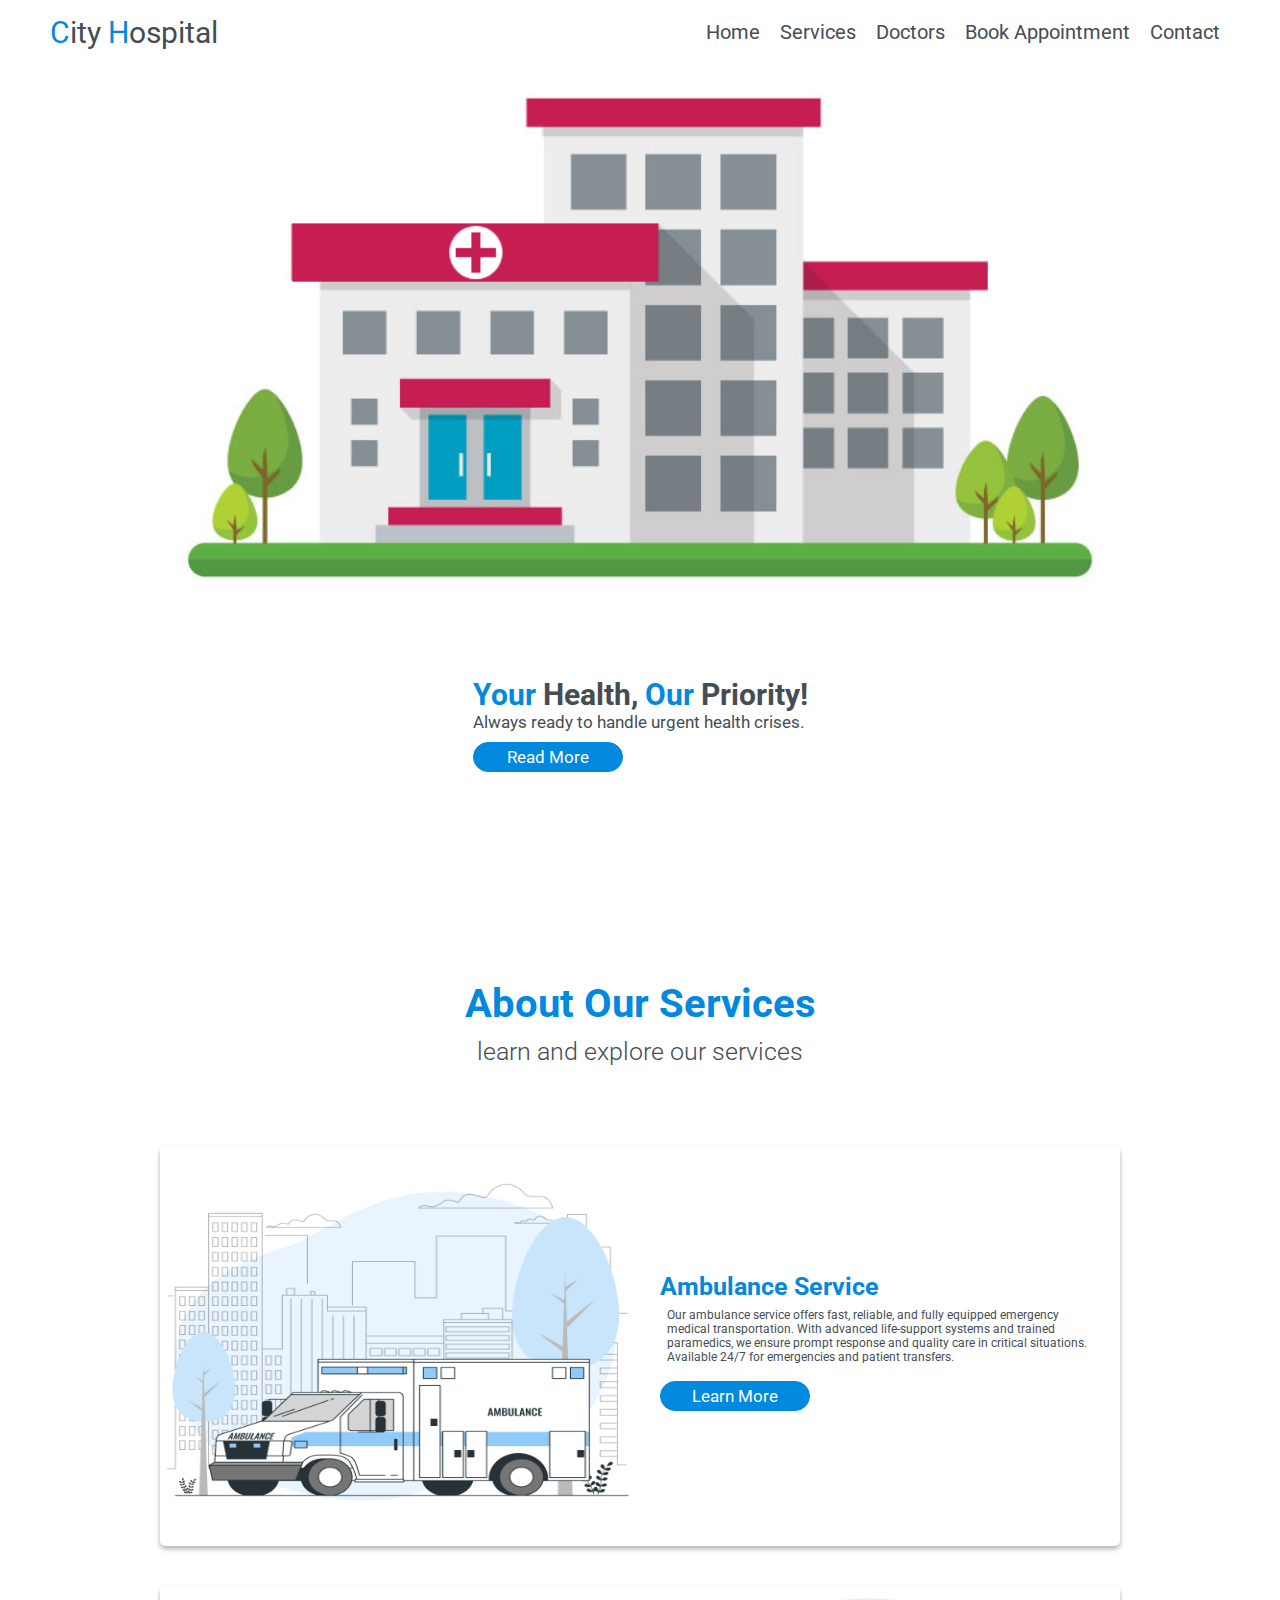
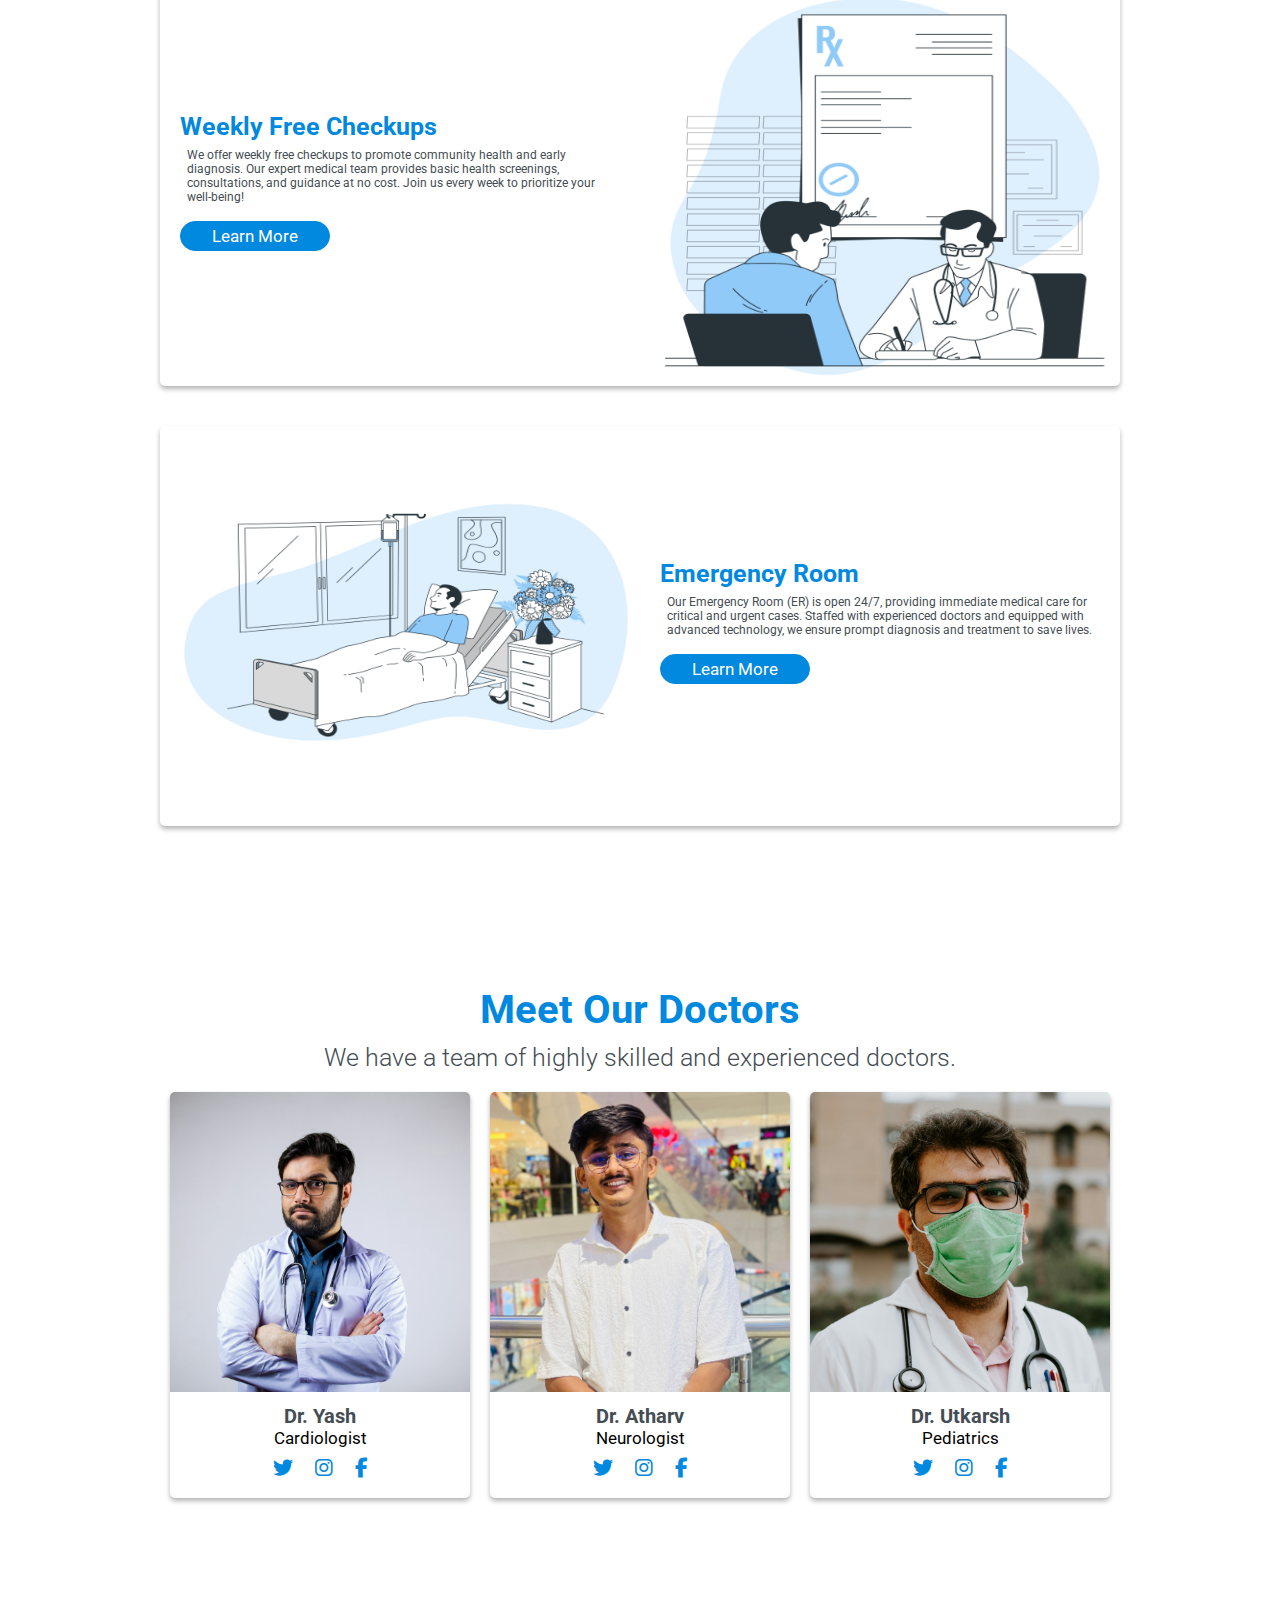
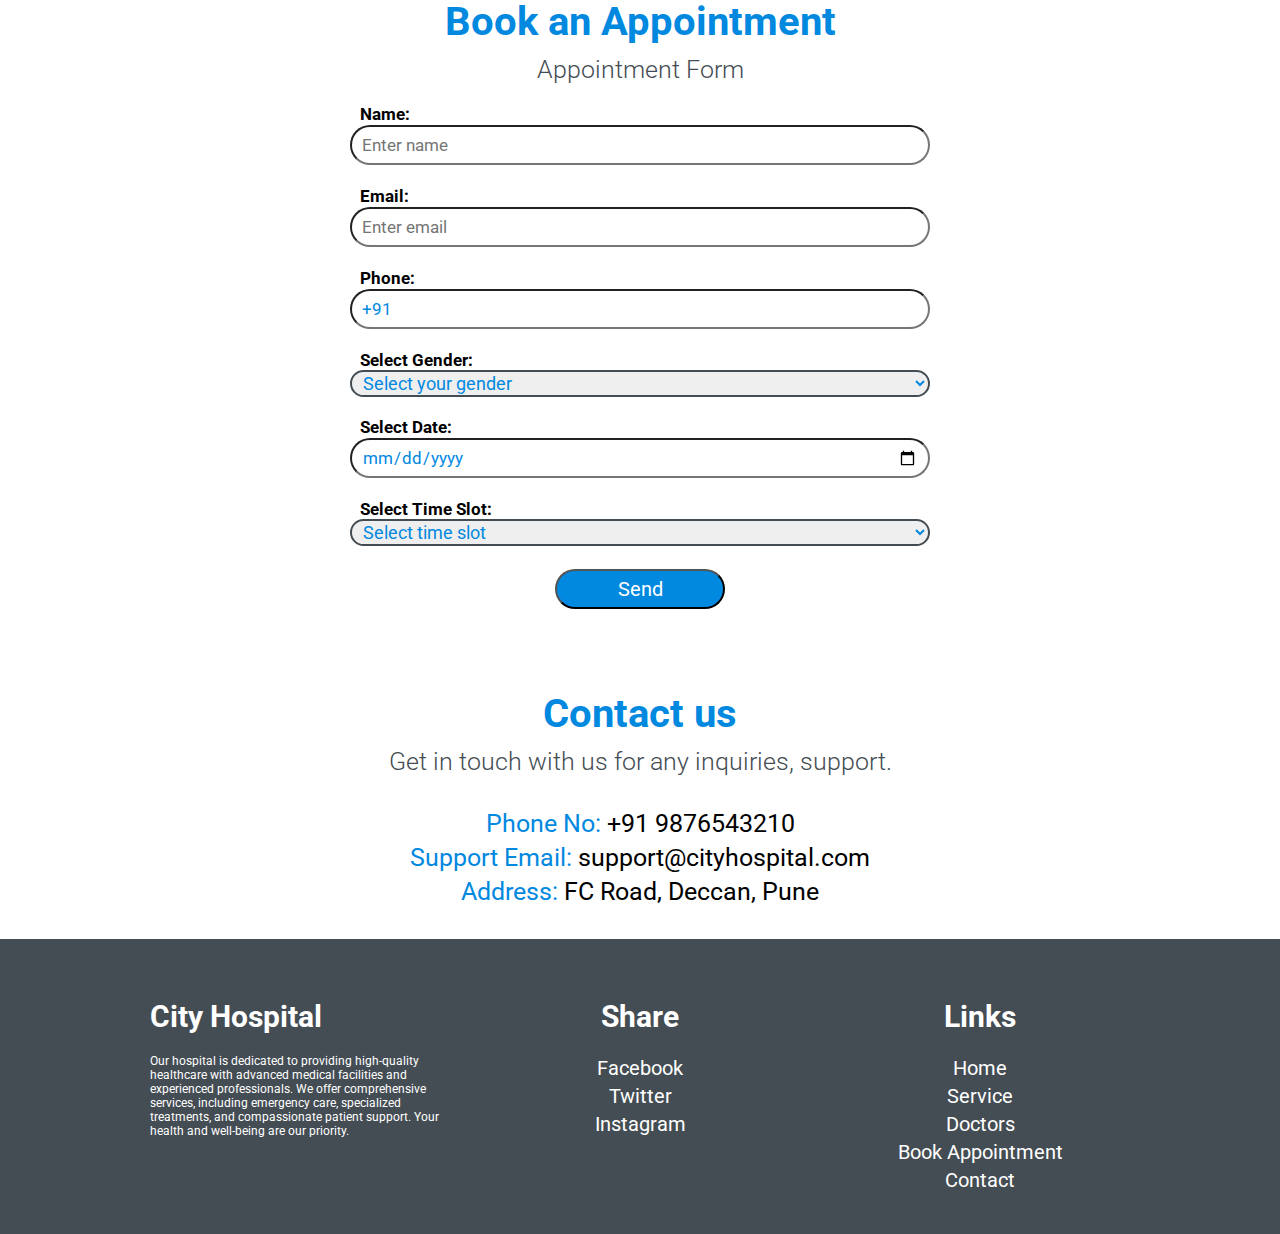
<file: src/main/resources/static/index.html>
<!DOCTYPE html>
<html lang="en">

<head>
    <meta charset="UTF-8">
    <meta name="viewport" content="width=device-width, initial-scale=1.0">
    <title>Hospital Management System</title>

    <link rel="stylesheet" href="https://cdnjs.cloudflare.com/ajax/libs/font-awesome/6.7.2/css/all.min.css">

    <link rel="stylesheet" href="./css/style.css">


</head>

<body>

    <!-- header navbar section startes -->
    <header>
        <!-- logo name -->
        <a href="#" class="logo"><span>C</span>ity <span>H</span>ospital</a>

        <!-- navnar links -->
        <nav class="navbar">
            <ul>
                <li><a href="#home">Home</a></li>
                <li><a href="#services">Services</a></li>
                <li><a href="#doctors">Doctors</a></li>
                <li><a href="#appointment">Book Appointment</a></li>
                <li><a href="#contact">Contact</a></li>
            </ul>

        </nav>


    </header>
    <!-- header navbar section ended -->

    <!-- home section starts  -->
    <section id="home" class="home">
        <div class="row">

            <!-- home image  -->
            <div class="images">
                <img src="./images/home.png" alt="">
            </div>
            <div class="content">
                <h1><span>Your</span> Health, <span>Our</span> Priority!</h1>
                <p>Always ready to handle urgent health crises.</p>
                <a href="./aboutus.html"><button class="button">read more</button></a>
            </div>

        </div>

    </section>

    <!-- home section ends -->

    <!-- about our services starts -->
    <section id="services" class="services">
        <h1 class="heading">About Our Services</h1>
        <h3 class="title">learn and explore our services</h3>

        <div class="about">


            <div class="box">
                <div class="image">
                    <img src="./images/about-1.png" alt="">
                </div>
                <!-- about heading and text  -->
                <div class="content">
                    <h3>Ambulance Service</h3>
                    <p>Our ambulance service offers fast, reliable, and fully equipped emergency medical transportation.
                        With advanced life-support systems and trained paramedics, we ensure prompt response and quality
                        care in critical situations. Available 24/7 for emergencies and patient transfers.</p>
                    <a href="./ambulance.html"><button class="button">Learn More</button></a>
                </div>
            </div>
            <div class="box">
                <div class="image">
                    <img src="./images/about-3.png" alt="">
                </div>
                <!-- about heading and text  -->
                <div class="content">
                    <h3>Weekly Free Checkups</h3>
                    <p>We offer weekly free checkups to promote community health and early diagnosis.
                        Our expert medical team provides basic health screenings, consultations,
                        and guidance at no cost. Join us every week to prioritize your well-being!</p>
                    <a href="./checkup.html"><button class="button">Learn More</button></a>
                </div>
            </div>

            <div class="box">
                <div class="image">
                    <img src="./images/about-2.png" alt="">
                </div>
                <!-- about heading and text  -->
                <div class="content">
                    <h3>Emergency Room</h3>
                    <p>Our Emergency Room (ER) is open 24/7, providing immediate medical care for
                        critical and urgent cases. Staffed with experienced doctors and equipped
                        with advanced technology, we ensure prompt diagnosis and treatment to save lives.</p>
                    <a href="./rooms.html"><button class="button">Learn More</button></a>
                </div>
            </div>




        </div>
    </section>

    <!-- about our services ends -->

    <!-- about doctors starts -->
    <section id="doctors" class="doctors">
        <h1 class="heading">Meet Our Doctors</h1>
        <h3 class="title">We have a team of highly skilled and experienced doctors.</h3>

        <div class="content">
            <div class="box">
                <img src="./images/doctor-1.jpg" alt="">

                <div class="subcontent">
                    <a href="#doctors">
                        <h2>Dr. Yash</h2>
                    </a>
                    <p>Cardiologist</p>

                    <!-- social media icon -->
                    <div class="icon">
                        <a href="https://x.com/?lang=en&mx=2" class="fab fa-twitter"></a>
                        <a href="https://www.instagram.com/" class="fab fa-instagram"></a>
                        <a href="https://www.facebook.com/" class="fab fa-facebook-f"></a>
                    </div>
                </div>

            </div>
            <div class="box">
                <img src="./images/doctor-5.jpg" alt="">

                <div class="subcontent">
                    <a href="#doctors">
                        <h2>Dr. Atharv</h2>
                    </a>
                    <p>Neurologist</p>

                    <!-- social media icon -->
                    <div class="icon">
                        <a href="https://x.com/?lang=en&mx=2" class="fab fa-twitter"></a>
                        <a href="https://www.instagram.com/" class="fab fa-instagram"></a>
                        <a href="https://www.facebook.com/" class="fab fa-facebook-f"></a>
                    </div>
                </div>

            </div>
            <div class="box">
                <img src="./images/doctor-3.jpg" alt="">

                <div class="subcontent">
                    <a href="#doctors">
                        <h2>Dr. Utkarsh</h2>
                    </a>
                    <p>Pediatrics</p>

                    <!-- social media icon -->
                    <div class="icon">
                        <a href="https://x.com/?lang=en&mx=2" class="fab fa-twitter"></a>
                        <a href="https://www.instagram.com/" class="fab fa-instagram"></a>
                        <a href="https://www.facebook.com/" class="fab fa-facebook-f"></a>
                    </div>
                </div>

            </div>


        </div>

    </section>
    <!-- about doctors ends -->

    <!--  appointment starts -->
    <section id="appointment" class="appointment">
        <h1 class="heading">Book an Appointment</h1>
        <h3 class="title">Appointment Form</h3>


        <form action="http://localhost:8080/api/appointments/book" method="post">

            <div class="form">
                <label for="name">Name:</label>
                <input type="text" placeholder="Enter name" name="name" id="name" minlength="3" required>
            
                <label for="email">Email:</label>
                <input type="email" placeholder="Enter email" name="email" required>
            
                <label for="phone">Phone:</label>
                <input type="tel" placeholder="Enter phone number" name="phone" id="phone" pattern="\+91[0-9]{10}" value="+91 "
                    maxlength="13" required oninput="this.value = this.value.replace(/[^0-9+]/g, '')">
            
                <label for="gender">Select Gender:</label>
                <select name="gender" id="gender" required>
                    <option value="" disabled selected>Select your gender</option>
                    <option value="male">Male</option>
                    <option value="female">Female</option>
                    <option value="other">Other</option>
                </select>
            
                <label for="date">Select Date:</label>
                <input type="date" name="date" id="date" required onchange="updateTimeSlots()">
                
                <label for="time">Select Time Slot:</label>
                <select name="time" id="time" required>
                    <option value="" disabled selected>Select time slot</option>
                    <!-- Options will be populated by JavaScript -->
                </select>
            
            
                <br><br>
                <input type="submit" value="Send" id="submitBtn">
            </div>
            
            <script>
                let tomorrow = new Date();
                tomorrow.setDate(tomorrow.getDate() + 1);
                let tomorrowDate = tomorrow.toISOString().split("T")[0];
                document.getElementById("date").setAttribute("min", tomorrowDate);
            
                function updateTimeSlots() {
                    const date = document.getElementById('date').value;
                    if (!date) return;
            
                    fetch(`http://localhost:8080/api/appointments/available-slots?date=${date}`)
                        .then(response => response.json())
                        .then(slots => {
                            const timeSelect = document.getElementById('time');
                            timeSelect.innerHTML = '<option value="" disabled selected>Select time slot</option>';
            
                            if (slots.length === 0) {
                                const option = document.createElement('option');
                                option.disabled = true;
                                option.textContent = 'No available slots for this date';
                                timeSelect.appendChild(option);
                            } else {
                                slots.forEach(slot => {
                                    const option = document.createElement('option');
                                    option.value = slot;
                                    option.textContent = slot;
                                    timeSelect.appendChild(option);
                                });
                            }
                        })
                        .catch(error => console.error('Error fetching slots:', error));
                }
            
                document.getElementById('date').addEventListener('change', updateTimeSlots);
            </script>
            


    </section>
    <!--  appointment ends -->

    <!--  contact starts -->

    <section id="contact" class="contact">
        <h1 class="heading">Contact us</h1>
        <h3 class="title">Get in touch with us for any inquiries, support.</h3>

        <nav class="about">
            <ul>
                <li><span>Phone No:</span> +91 9876543210</li>
                <li><span>Support Email:</span> support@cityhospital.com</li>
                <li><span>Address:</span> FC Road, Deccan, Pune</li>
            </ul>
        </nav>
    </section>
    <!--  contact ends -->


    <!-- foorter Section Starts -->
    <section class="footer">
        <div class="box">
            <h2 class="logo"><span>C</span>ity <span>H</span>ospital</h2>
            <p>Our hospital is dedicated to providing high-quality healthcare with advanced medical facilities
                and experienced professionals. We offer comprehensive services, including emergency care, specialized
                treatments, and compassionate patient support. Your health and well-being are our priority.</p>
        </div>

        <div class="box">
            <h2 class="logo"><span>Share</span></h2>
            <a href="https://www.facebook.com/">Facebook</a>
            <a href="https://x.com/?lang=en&mx=2">Twitter</a>
            <a href="https://www.instagram.com/">Instagram</a>
        </div>

        <div class="box">
            <h2 class="logo"><span>Links</span></h2>

            <a href="#home">Home</a>
            <a href="#services">Service</a>
            <a href="#doctors">Doctors</a>
            <a href="#appointment">Book Appointment</a>
            <a href="#contact">Contact</a>
        </div>
    </section>

    <!-- foorter Section Ends -->

    <script src="https://cdnjs.cloudflare.com/ajax/libs/jquery/3.7.1/jquery.min.js"></script>

</body>

</html>
</file>
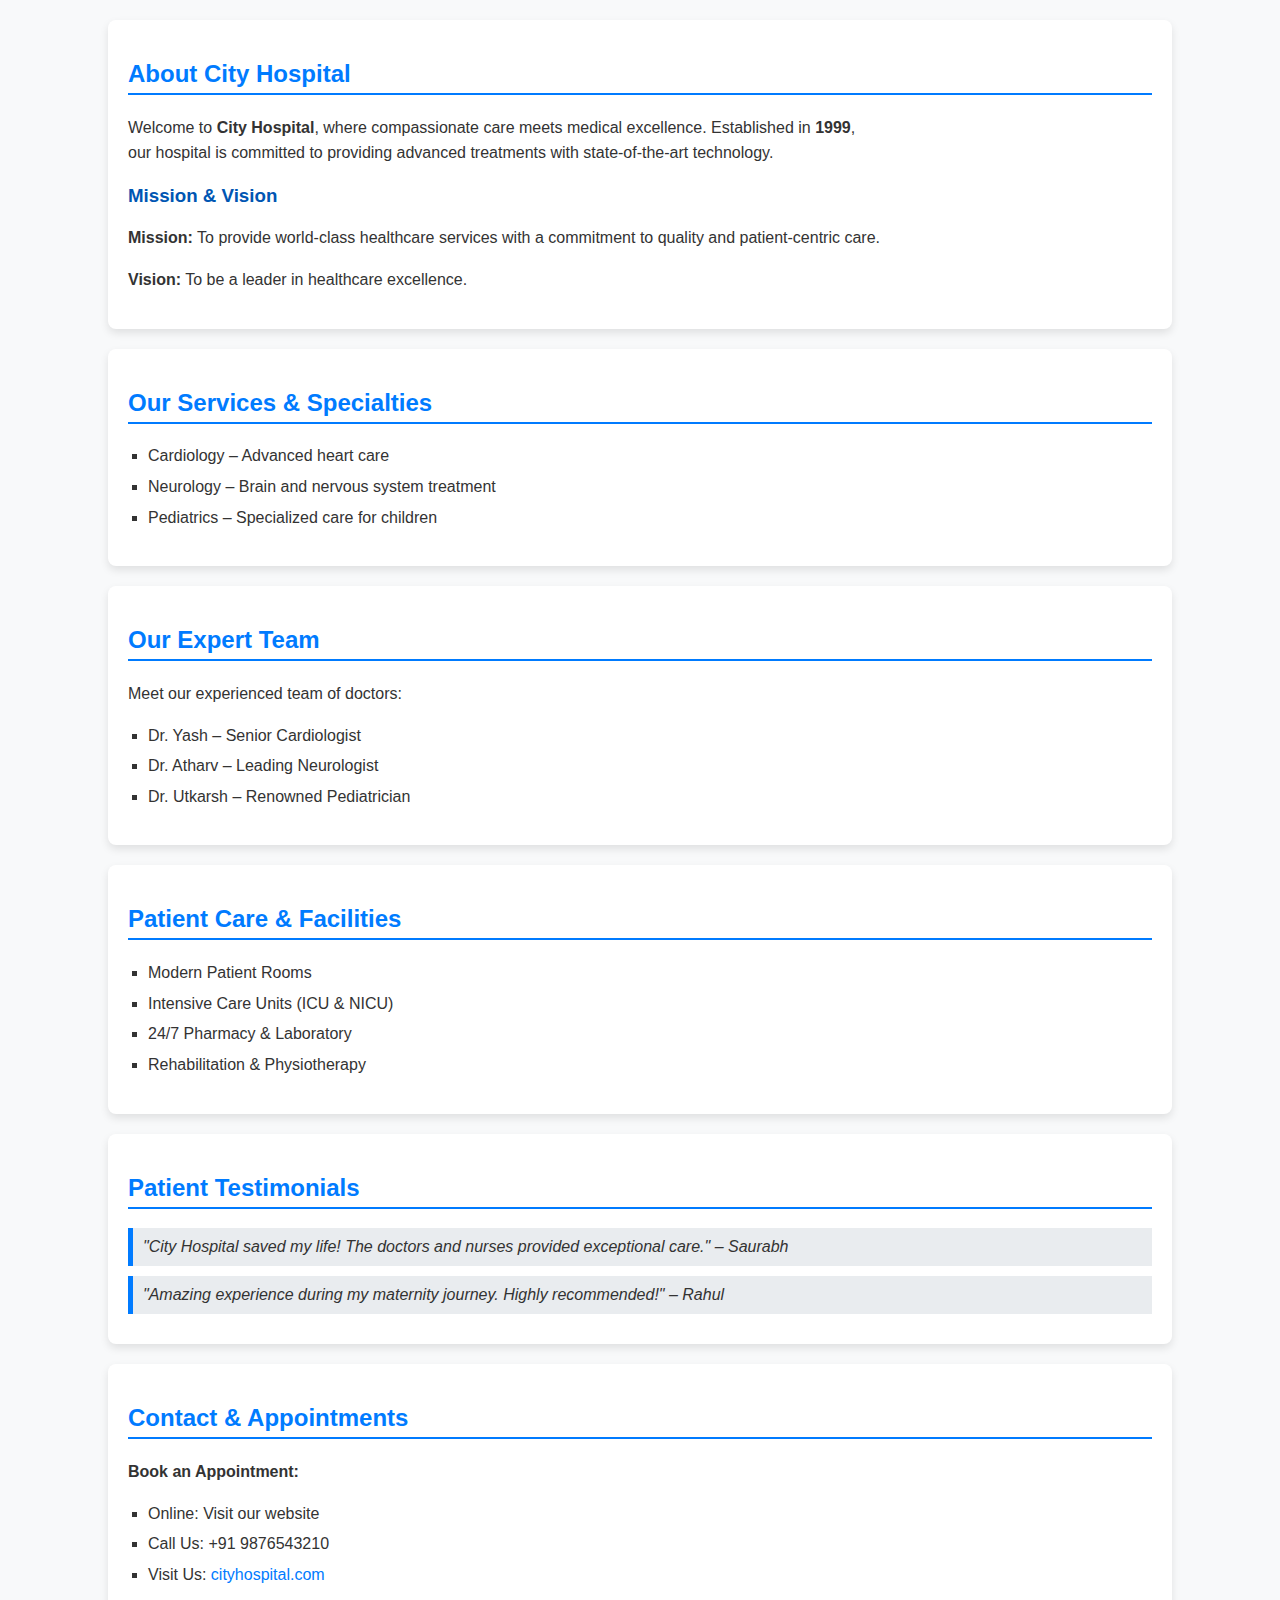
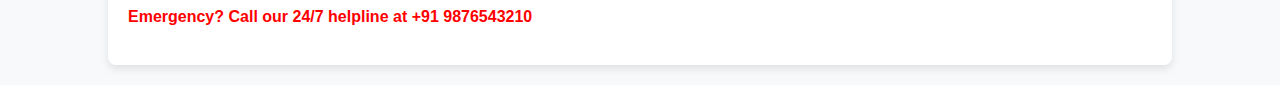
<file: src/main/resources/static/aboutus.html>
<!DOCTYPE html>
<html lang="en">
<head>
    <meta charset="UTF-8">
    <meta name="viewport" content="width=device-width, initial-scale=1.0">
    <title>About us</title>

    <link rel="stylesheet" href="./css/aboutus.css">
</head>
<body>
    <div class="section">
        <h2>About City Hospital</h2>
        <p>Welcome to <strong>City Hospital</strong>, where compassionate care meets medical excellence. 
            Established in <strong>1999</strong>,<br> our hospital is committed to providing advanced 
            treatments with state-of-the-art technology.</p>
        <h3>Mission & Vision</h3>
        <p><strong>Mission:</strong> To provide world-class healthcare services with a commitment to quality and patient-centric care.</p>
        <p><strong>Vision:</strong> To be a leader in healthcare excellence.</p>
    </div>

    <div class="section">
        <h2>Our Services & Specialties</h2>
        <ul>
            <li>Cardiology – Advanced heart care</li>
            <li>Neurology – Brain and nervous system treatment</li>
            <li>Pediatrics – Specialized care for children</li>
            
        </ul>
    </div>

    <div class="section">
        <h2>Our Expert Team</h2>
        <p>Meet our experienced team of doctors:</p>
        <ul>
            <li>Dr. Yash – Senior Cardiologist</li>
            <li>Dr. Atharv – Leading Neurologist</li>
            <li>Dr. Utkarsh – Renowned Pediatrician</li>
        </ul>
    </div>

    <div class="section">
        <h2>Patient Care & Facilities</h2>
        <ul>
            <li>Modern Patient Rooms</li>
            <li>Intensive Care Units (ICU & NICU)</li>
            <li>24/7 Pharmacy & Laboratory</li>
            <li>Rehabilitation & Physiotherapy</li>
        </ul>
    </div>

    <div class="section">
        <h2>Patient Testimonials</h2>
        <blockquote>"City Hospital saved my life! The doctors and nurses provided exceptional care." – Saurabh</blockquote>
        <blockquote>"Amazing experience during my maternity journey. Highly recommended!" – Rahul</blockquote>
    </div>

    <div class="section">
        <h2>Contact & Appointments</h2>
        <p><strong>Book an Appointment:</strong></p>
        <ul>
            <li>Online: Visit our website</li>
            <li>Call Us: +91 9876543210</li>
            <li>Visit Us: <a href="index.html">cityhospital.com</a></li>
        </ul>
        <p class="highlight">Emergency? Call our 24/7 helpline at <strong>+91 9876543210</strong></p>
    </div>
</div>
    
</body>
</html>
</file>
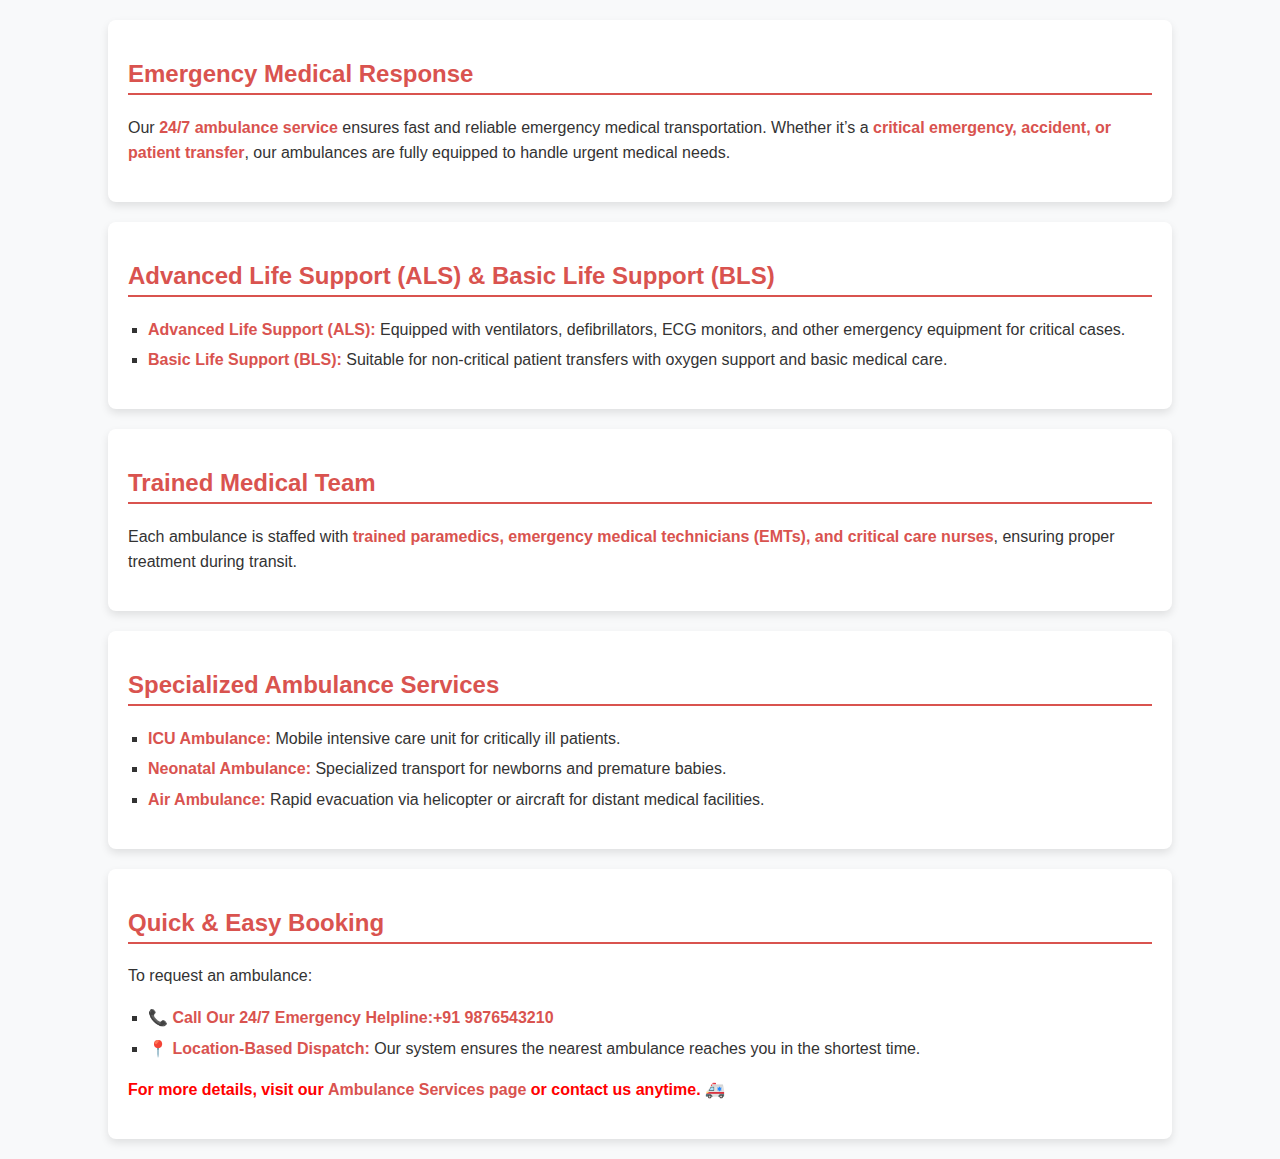
<file: src/main/resources/static/ambulance.html>
<!DOCTYPE html>
<html lang="en">
<head>
    <meta charset="UTF-8">
    <meta name="viewport" content="width=device-width, initial-scale=1.0">
    <title>Ambulance Service</title>

    <link rel="stylesheet" href="./css/ambulance.css">
</head>
<body>
    <div class="section">
        <h2>Emergency Medical Response</h2>
        <p>Our <strong>24/7 ambulance service</strong> ensures fast and reliable emergency medical transportation. Whether it’s a <strong>critical emergency, accident, or patient transfer</strong>, our ambulances are fully equipped to handle urgent medical needs.</p>
    </div>

    <div class="section">
        <h2>Advanced Life Support (ALS) & Basic Life Support (BLS)</h2>
        <ul>
            <li><strong>Advanced Life Support (ALS):</strong> Equipped with ventilators, defibrillators, ECG monitors, and other emergency equipment for critical cases.</li>
            <li><strong>Basic Life Support (BLS):</strong> Suitable for non-critical patient transfers with oxygen support and basic medical care.</li>
        </ul>
    </div>

    <div class="section">
        <h2>Trained Medical Team</h2>
        <p>Each ambulance is staffed with <strong>trained paramedics, emergency medical technicians (EMTs), and critical care nurses</strong>, ensuring proper treatment during transit.</p>
    </div>

    <div class="section">
        <h2>Specialized Ambulance Services</h2>
        <ul>
            <li><strong>ICU Ambulance:</strong> Mobile intensive care unit for critically ill patients.</li>
            <li><strong>Neonatal Ambulance:</strong> Specialized transport for newborns and premature babies.</li>
            <li><strong>Air Ambulance:</strong> Rapid evacuation via helicopter or aircraft for distant medical facilities.</li>
        </ul>
    </div>

    <div class="section">
        <h2>Quick & Easy Booking</h2>
        <p>To request an ambulance:</p>
        <ul>
            <li><strong>📞 Call Our 24/7 Emergency Helpline:+91 9876543210</strong></li>
            <li><strong>📍 Location-Based Dispatch:</strong> Our system ensures the nearest ambulance reaches you in the shortest time.</li>
        </ul>
        <p class="highlight">For more details, visit our <strong>Ambulance Services page</strong> or contact us anytime. 🚑</p>
    </div>
</div>
    
</body>
</html>
</file>
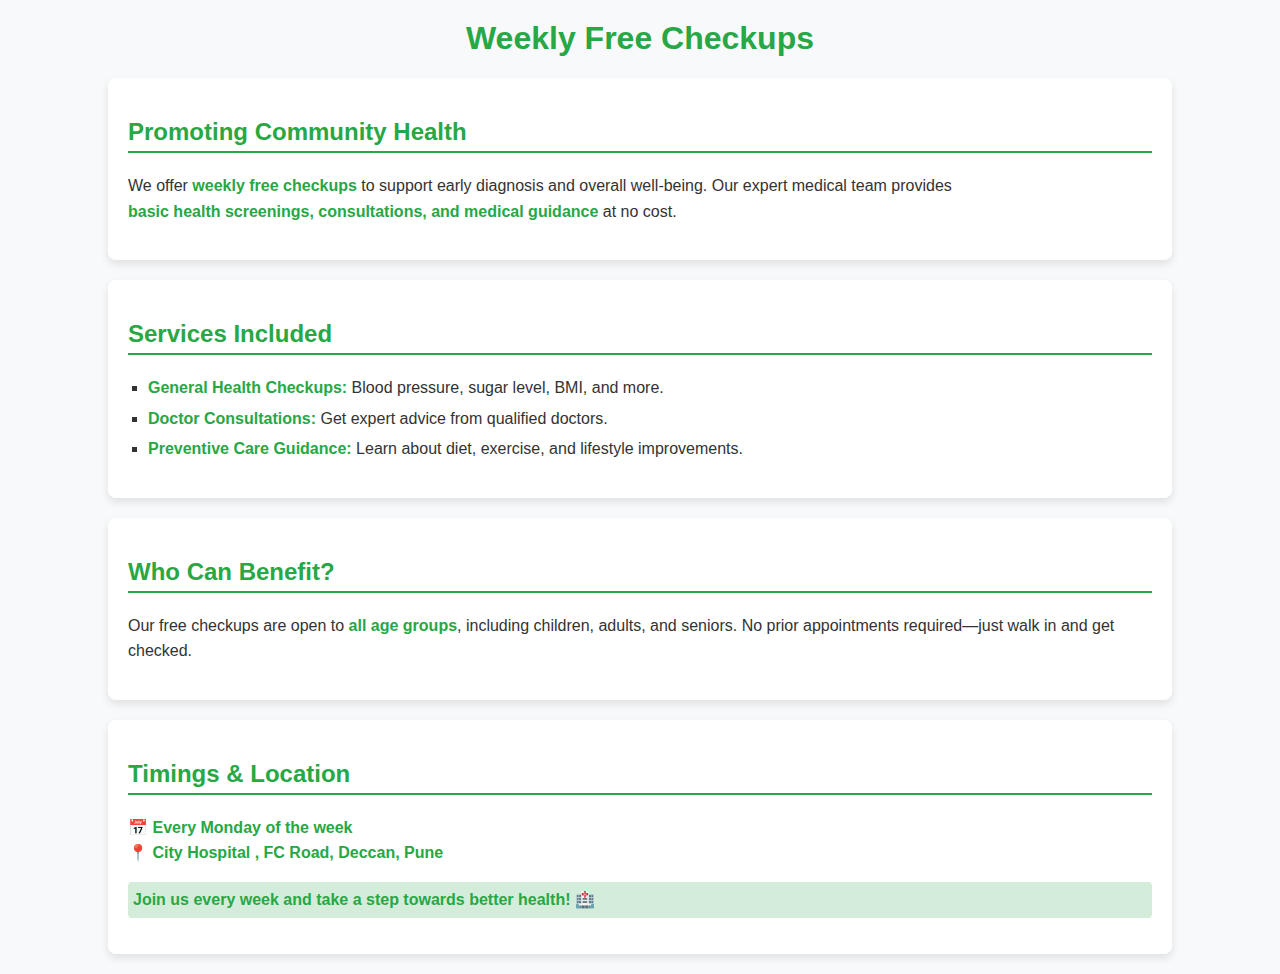
<file: src/main/resources/static/checkup.html>
<!DOCTYPE html>
<html lang="en">
<head>
    <meta charset="UTF-8">
    <meta name="viewport" content="width=device-width, initial-scale=1.0">
    <title>Free Checkups</title>

    <link rel="stylesheet" href="./css/checkup.css">
</head>
<body>
    <h1>Weekly Free Checkups</h1>
    
    <div class="section">
        <h2>Promoting Community Health</h2>
        <p>We offer <strong>weekly free checkups</strong> to support early diagnosis and overall well-being. Our expert medical team provides <br>
             <strong>basic health screenings, consultations, and medical guidance</strong> at no cost.</p>
    </div>

    <div class="section">
        <h2>Services Included</h2>
        <ul>
            <li><strong>General Health Checkups:</strong> Blood pressure, sugar level, BMI, and more.</li>
            <li><strong>Doctor Consultations:</strong> Get expert advice from qualified doctors.</li>
            <li><strong>Preventive Care Guidance:</strong> Learn about diet, exercise, and lifestyle improvements.</li>
        </ul>
    </div>

    <div class="section">
        <h2>Who Can Benefit?</h2>
        <p>Our free checkups are open to <strong>all age groups</strong>, including children, adults, and seniors. No prior appointments required—just walk in and get checked.</p>
    </div>

    <div class="section">
        <h2>Timings & Location</h2>
        <p>📅 <strong>Every Monday of the week</strong><br>
        📍 <strong>City Hospital , FC Road, Deccan, Pune</strong></p>
        <p class="highlight">Join us every week and take a step towards better health! 🏥</p>
    </div>
</div>
    
</body>
</html>
</file>
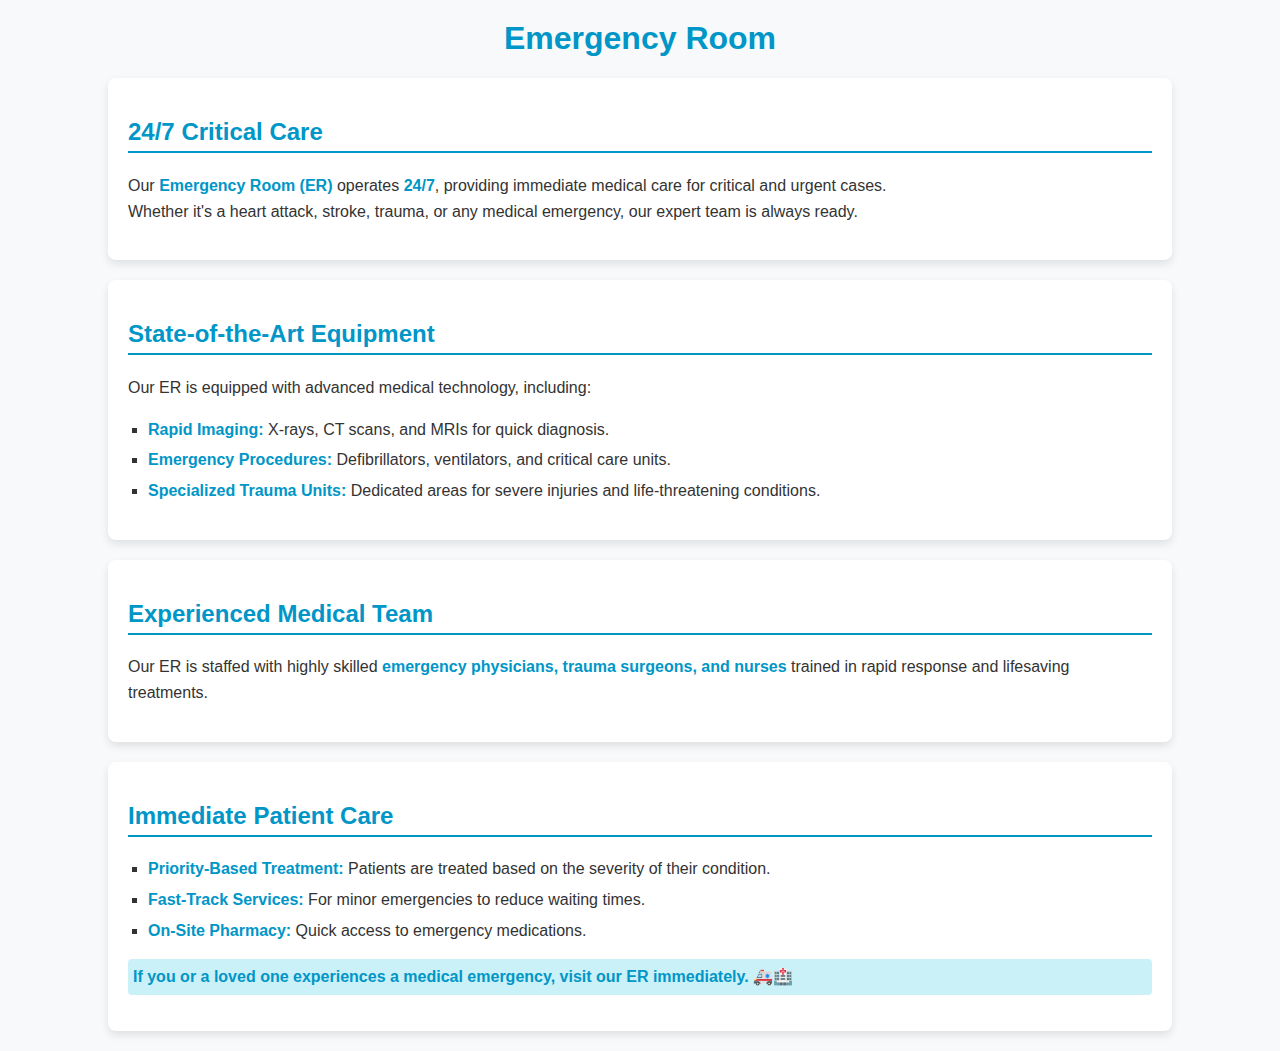
<file: src/main/resources/static/rooms.html>
<!DOCTYPE html>
<html lang="en">
<head>
    <meta charset="UTF-8">
    <meta name="viewport" content="width=device-width, initial-scale=1.0">
    <title>Emergency Room</title>
</head>

<link rel="stylesheet" href="./css/room.css">

<body>
    <h1>Emergency Room</h1>
    
    <div class="section">
        <h2>24/7 Critical Care</h2>
        <p>Our <strong>Emergency Room (ER)</strong> operates <strong>24/7</strong>, providing immediate medical care for critical and urgent cases. <br>
            Whether it's a heart attack, stroke, trauma, or any medical emergency, our expert team is always ready.</p>
    </div>

    <div class="section">
        <h2>State-of-the-Art Equipment</h2>
        <p>Our ER is equipped with advanced medical technology, including:</p>
        <ul>
            <li><strong>Rapid Imaging:</strong> X-rays, CT scans, and MRIs for quick diagnosis.</li>
            <li><strong>Emergency Procedures:</strong> Defibrillators, ventilators, and critical care units.</li>
            <li><strong>Specialized Trauma Units:</strong> Dedicated areas for severe injuries and life-threatening conditions.</li>
        </ul>
    </div>

    <div class="section">
        <h2>Experienced Medical Team</h2>
        <p>Our ER is staffed with highly skilled <strong>emergency physicians, trauma surgeons, and nurses</strong> trained in rapid response and lifesaving treatments.</p>
    </div>

    <div class="section">
        <h2>Immediate Patient Care</h2>
        <ul>
            <li><strong>Priority-Based Treatment:</strong> Patients are treated based on the severity of their condition.</li>
            <li><strong>Fast-Track Services:</strong> For minor emergencies to reduce waiting times.</li>
            <li><strong>On-Site Pharmacy:</strong> Quick access to emergency medications.</li>
        </ul>
        <p class="highlight">If you or a loved one experiences a medical emergency, visit our ER immediately. 🚑🏥</p>
    </div>
</div>
    
</body>
</html>
</file>
<file: src/main/resources/static/css/style.css>
/* google font */
@import url('https://fonts.googleapis.com/css2?family=Roboto:ital,wght@0,100..900;1,100..900&display=swap');


/* root color  */
:root{
    --blue:#0188df;
    --black:#444d53;
    --wight:#fff;
}

/* custom css  */
*{
    font-family: "Roboto", serif;
    margin: 0; padding: 0;
    text-decoration: none;
    outline: none;
    box-sizing: border-box;
    transition: all linear .2S;

}
html{
    font-size: 62.5%;
    overflow-x: hidden;
     
}

/* button */
.button{
    height: 3rem;
    width: 15rem;
    background: var(--blue);
    color: var(--wight);
    font-size: 1.7rem;
    text-transform: capitalize;
    border-radius: 5rem;
    cursor: pointer;
    margin: 1rem 0;
    border: .1rem solid var(--blue);
}

.button:hover{
    border: .1rem solid var(--black);
    background: var(--wight);
    color: var(--blue);
    letter-spacing: .2rem;
}

/* service heading  */
.services .heading{
    text-align: center;
    font-size: 4rem;
    padding: 1rem;
    padding-top: 8rem;
    color: var(--blue);
}


/* service title  */
.services .title{
    text-align: center;
    padding: 0rem 1rem;
    font-size: 2.5rem;
    color: var(--black);
    font-weight: 300;
}
 /* doctors heading  */
.doctors .heading{
    text-align: center;
    font-size: 4rem;
    padding: 1rem;
    padding-top: 8rem;
    color: var(--blue);
}


/* doctors title  */
.doctors .title{
    text-align: center;
    padding: 0rem 1rem;
    font-size: 2.5rem;
    color: var(--black);
    font-weight: 300;
}

/* contact heading  */
.contact .heading{
    text-align: center;
    font-size: 4rem;
    padding: 1rem;
    padding-top: 8rem;
    color: var(--blue);
}


/* contact title  */
.contact .title{
    text-align: center;
    padding: 0rem 1rem;
    font-size: 2.5rem;
    color: var(--black);
    font-weight: 300;
}

/* appointment heading  */
.appointment .heading{
    text-align: center;
    font-size: 4rem;
    padding: 1rem;
    padding-top: 8rem;
    color: var(--blue);
}


/* appointment title  */
.appointment .title{
    text-align: center;
    padding: 0rem 1rem;
    font-size: 2.5rem;
    color: var(--black);
    font-weight: 300;
}

/* header navbar section start  */
    header{
        width: 100%;
        background: var(--wight);
        position: fixed;
        left: 50%;
        transform: translate(-50%);
        display: flex;
        align-items: center;
        justify-content: space-between;
        padding: 1rem 5rem;
        z-index: 1000;
    }

    /* logo name  */
    header a{
        color: var(--black);
    }
    header a:hover{
        color: var(--blue);
    }
    header .logo {
        font-size: 3rem;
    }
    header .logo span{
        color: var(--blue);
    }

/* navbar links */
header .navbar ul{
    display: flex;
    align-items: center;
    list-style: none;
}

header .navbar ul li{
    margin: 1rem;
}

header .navbar ul li a{
    font-size: 2rem;
    color: var(--black);
}
header .navbar ul li a:hover{
    color: var(--blue);
}

/* header navbar section end */

/* home section start */
.home {
    min-height: 100vh;
    padding: top 10rm; ;
}
.home .row{
    display: flex;
    flex-flow: column;
    align-items:center;
    justify-content: space-around;
    width: 85%;
    margin: 0 auto;
}

.home .row .images img{
    height: 75vh;
    width: 100%;

}
.home .content h1{
    font-size: 3rem;
    color: var(--black);
    text-align: center;
}
.home .content h1 span{
    color: var(--blue);
}
.home .content p{
    font-size: 1.7rem;
    color: var(--black);

}

/* home section ends */

/* services section start */

.services .about{
    padding: 4rem 0;
}

.services .about .box{
    width: 75%;
    margin: 4rem auto;
    border-radius: .5rem;
    box-shadow: 0 .3rem .5rem rgba(0, 0, 0, .3);
    display: flex;
    align-items: center;
    overflow: hidden;
    background: var(--wight);
   
}
.services .about .box .image{
    height: 40rem;
    width: 50%;
}

.services .about .box .image img{
    height: 100%;
    width: 100%;
}

.services .about .box .content{
    height: 100%;
    width: 50%;
    padding: 2rem;
}
.services .about .box .content h3{
    font-size: 2.5rem;
    color: var(--blue);
    display: flex;
    align-items: start;

}
.services .about .box .content p{
    font-size: 1.2rem;
    color: var(--black);
    padding: .7rem;
    align-items: start;
}
.services .about .box:nth-child(even){
    flex-flow: row-reverse;
}


/* doctors section starts */

.doctors .about{
               
    text-align: center;
    margin: 8px 0;        
    padding: 20px 15px;   
    border-radius: 5px;  
    font-size: 2.5rem;
    transition: 0.3s;
}
.doctors .content{
    display: flex;
    justify-content: center;
    flex-wrap: wrap;

}
.doctors .content .box{
    width: 30rem;
    margin: 2rem 1rem;
    overflow: hidden;
    border-radius: .5rem;
    box-shadow: 0 .3rem .5rem rgba(0, 0, 0, .3);

}
.doctors .content .box img{
    height: 30rem;
    width: 100%;
    object-fit: cover;
}
.doctors .content .box .subcontent{
    padding: 1rem 1.3rem;
}

.doctors .content .box .subcontent h2{
    font-size: 2rem;
    text-align: center;
    color: var(--black);
}

.doctors .content .box .subcontent h2:hover{
    color: var(--blue);
    text-decoration: underline;
}

.doctors .content .box .subcontent p{
    font-size: 1.7rem;
    text-align: center;
}
.doctors .content .box .subcontent .icon{
    text-align: center;
}

.doctors .content .box .subcontent .icon a{
    font-size: 2rem;
    color: var(--blue);
    margin: 1rem;
    text-align: center;
}


/* .doctors .about ul li{
    margin: 5px;
    list-style-type: none;
} */
/* doctors section ends */

.contact .about ul li{
    margin: 5px;
    list-style-type: none;
}
.contact .about{
    text-align: center;
    margin: 8px 0;        
    padding: 20px 15px;   
    border-radius: 5px;  
    font-size: 2.5rem;
    transition: 0.3s;

}
.contact .about ul li span{
    color: var(--blue);
}

.appointment .form{
    width: 100%;
    display: flex;
    flex-direction: column;
    align-items: center;
    padding-right: 35rem;
    padding-left: 35rem;
}

.appointment .form input{

    height: 4rem;
    width: 100%;
    background: var(--wight);
    border-radius: 5rem;
    color: var(--blue);
    padding: 0 1rem;
    margin: 0.1rem;
    font-size: 1.7rem;
    
}
.appointment .form label{
    padding-top: 2rem;
    padding-left: 1rem;
    height: 4rem;
    width: 100%;
    font-weight: bold;
    font-size: 1.7rem;
}

.appointment .form input:focus ,label:focus{
    border: .2rem solid var(--blue);


}
.appointment .form input[type="submit"]{
    width: 17rem;
    background: var(--blue);
    color: var(--wight);
    cursor: pointer;
    font-size: 2rem;
    

}
.appointment .form input[type="submit"]:hover{
    background: var(--wight);
    color: var(--blue);
    border: .2rem solid var(--blue);
}
.appointment .form select{
    font-size: 1.8rem;
    align-self: start;
    padding-left: 0.7rem;
    color: var(--blue);
    width: 100%;
    border-radius: 5rem;
    border: .2rem solid var(--black);
}
.appointment .form select:focus{
    color: var(--blue);
    border: .2rem solid var(--blue);
}


/* footer section starts */
.footer{
    background: var(--black);
    display: flex;
    justify-content: center;
    flex-wrap: wrap;
    padding: 2rem 0;
}

.footer .box{
    width: 30rem;
    margin: 2rem;
    text-align: center;
}
.footer .box:nth-child(1){
    text-align: left;
}

.footer .box .logo{
    font-size: 3rem;
    padding: 2rem 0;
    color: var(--wight);
}
.footer .box .logo:hover{
    color: var(--blue);
}
.footer .box p{
    font-size: 1.2rem;
    color: var(--wight);
}
.footer .box a{
    font-size: 2rem;
    color: var(--wight);
    display: block;
    padding: .2rem 0;
}
.footer .box a:hover{
    text-decoration: underline;
}


/* Responsive Design */
@media (max-width: 1200px) {
    .appointment .form {
        padding-right: 15rem;
        padding-left: 15rem;
    }
}

@media (max-width: 768px) {
    html {
        font-size: 55%;
    }

    header {
        padding: 1rem 2rem;
        flex-wrap: wrap;
    }

    .home .row {
        width: 95%;
    }

    .home .row .images img {
        height: 50vh;
    }

    .services .about .box {
        width: 90%;
        flex-direction: column;
    }

    .services .about .box .image,
    .services .about .box .content {
        width: 100%;
    }

    .services .about .box .image {
        height: 30rem;
    }

    .doctors .content .box {
        width: 45%;
    }

    .appointment .form {
        padding-right: 5rem;
        padding-left: 5rem;
    }

    .footer .box {
        width: 45%;
    }
}

@media (max-width: 450px) {
    html {
        font-size: 50%;
    }

    header .navbar ul li {
        margin: 0.5rem;
    }

    header .navbar ul li a {
        font-size: 1.8rem;
    }

    .home .row .images img {
        height: 40vh;
    }

    .home .content h1 {
        font-size: 2.5rem;
    }

    .services .about .box {
        width: 95%;
    }

    .doctors .content .box {
        width: 100%;
    }

    .appointment .form {
        padding-right: 2rem;
        padding-left: 2rem;
    }

    .footer .box {
        width: 100%;
        text-align: center;
    }

    .footer .box:nth-child(1) {
        text-align: center;
    }

    /* Mobile Navigation */
    header {
        flex-direction: column;
        padding: 1rem;
    }

    header .logo {
        margin-bottom: 1rem;
    }

    header .navbar ul {
        flex-wrap: wrap;
        justify-content: center;
    }
}

@media (max-width: 350px) {
    .services .about .box .image {
        height: 25rem;
    }

    .home .row .images img {
        height: 35vh;
    }

    header .navbar ul li a {
        font-size: 1.6rem;
    }
}








/* footer section ends */
</file>
<file: src/main/resources/static/css/aboutus.css>
body {
    font-family: Arial, sans-serif;
    margin: 0;
    padding: 0;
    background-color: #f8f9fa;
    color: #333;
}

.section {
    width: 80%;
    margin: 20px auto;
    padding: 20px;
    background-color: #fff;
    border-radius: 8px;
    box-shadow: 0 4px 8px rgba(0, 0, 0, 0.1);
}

h2 {
    color: #007bff;
    border-bottom: 2px solid #007bff;
    padding-bottom: 5px;
}

h3 {
    color: #0056b3;
}

p, ul {
    line-height: 1.6;
}

ul {
    list-style-type: square;
    padding-left: 20px;
}

li {
    margin-bottom: 5px;
}

blockquote {
    font-style: italic;
    background-color: #e9ecef;
    padding: 10px;
    border-left: 5px solid #007bff;
    margin: 10px 0;
}

.highlight {
    color: red;
    font-weight: bold;
}

a {
    color: #007bff;
    text-decoration: none;
}

a:hover {
    text-decoration: underline;
}
</file>
<file: src/main/resources/static/css/ambulance.css>
body {
    font-family: Arial, sans-serif;
    margin: 0;
    padding: 0;
    background-color: #f8f9fa;
    color: #333;
}

.section {
    width: 80%;
    margin: 20px auto;
    padding: 20px;
    background-color: #fff;
    border-radius: 8px;
    box-shadow: 0 4px 8px rgba(0, 0, 0, 0.1);
}

h2 {
    color: #d9534f;
    border-bottom: 2px solid #d9534f;
    padding-bottom: 5px;
}

h3 {
    color: #c9302c;
}

p, ul {
    line-height: 1.6;
}

ul {
    list-style-type: square;
    padding-left: 20px;
}

li {
    margin-bottom: 5px;
}

blockquote {
    font-style: italic;
    background-color: #e9ecef;
    padding: 10px;
    border-left: 5px solid #d9534f;
    margin: 10px 0;
}

.highlight {
    color: red;
    font-weight: bold;
}

a {
    color: #d9534f;
    text-decoration: none;
}

a:hover {
    text-decoration: underline;
}

/* Emergency Contact Styling */
strong {
    color: #d9534f;
}

p .highlight {
    background-color: #ffe6e6;
    padding: 5px;
    border-radius: 4px;
}
</file>
<file: src/main/resources/static/css/checkup.css>
body {
    font-family: Arial, sans-serif;
    margin: 0;
    padding: 0;
    background-color: #f8f9fa;
    color: #333;
}

.section {
    width: 80%;
    margin: 20px auto;
    padding: 20px;
    background-color: #fff;
    border-radius: 8px;
    box-shadow: 0 4px 8px rgba(0, 0, 0, 0.1);
}

h1 {
    text-align: center;
    color: #28a745;
    margin-top: 20px;
}

h2 {
    color: #28a745;
    border-bottom: 2px solid #28a745;
    padding-bottom: 5px;
}

h3 {
    color: #218838;
}

p, ul {
    line-height: 1.6;
}

ul {
    list-style-type: square;
    padding-left: 20px;
}

li {
    margin-bottom: 5px;
}

blockquote {
    font-style: italic;
    background-color: #e9ecef;
    padding: 10px;
    border-left: 5px solid #28a745;
    margin: 10px 0;
}

.highlight {
    color: #28a745;
    font-weight: bold;
    background-color: #d4edda;
    padding: 5px;
    border-radius: 4px;
}

a {
    color: #28a745;
    text-decoration: none;
}

a:hover {
    text-decoration: underline;
}

/* Emergency Contact Styling */
strong {
    color: #28a745;
}
</file>
<file: src/main/resources/static/css/room.css>
body {
    font-family: Arial, sans-serif;
    margin: 0;
    padding: 0;
    background-color: #f8f9fa;
    color: #333;
}

.section {
    width: 80%;
    margin: 20px auto;
    padding: 20px;
    background-color: #fff;
    border-radius: 8px;
    box-shadow: 0 4px 8px rgba(0, 0, 0, 0.1);
}

h1 {
    text-align: center;
    color: #0096c7;
    margin-top: 20px;
}

h2 {
    color: #0096c7;
    border-bottom: 2px solid #0096c7;
    padding-bottom: 5px;
}

h3 {
    color: #0077b6;
}

p, ul {
    line-height: 1.6;
}

ul {
    list-style-type: square;
    padding-left: 20px;
}

li {
    margin-bottom: 5px;
}

blockquote {
    font-style: italic;
    background-color: #e3f2fd;
    padding: 10px;
    border-left: 5px solid #0096c7;
    margin: 10px 0;
}

.highlight {
    color: #0096c7;
    font-weight: bold;
    background-color: #caf0f8;
    padding: 5px;
    border-radius: 4px;
}

a {
    color: #0096c7;
    text-decoration: none;
}

a:hover {
    text-decoration: underline;
}

/* Emergency Contact Styling */
strong {
    color: #0096c7;
}
</file>
